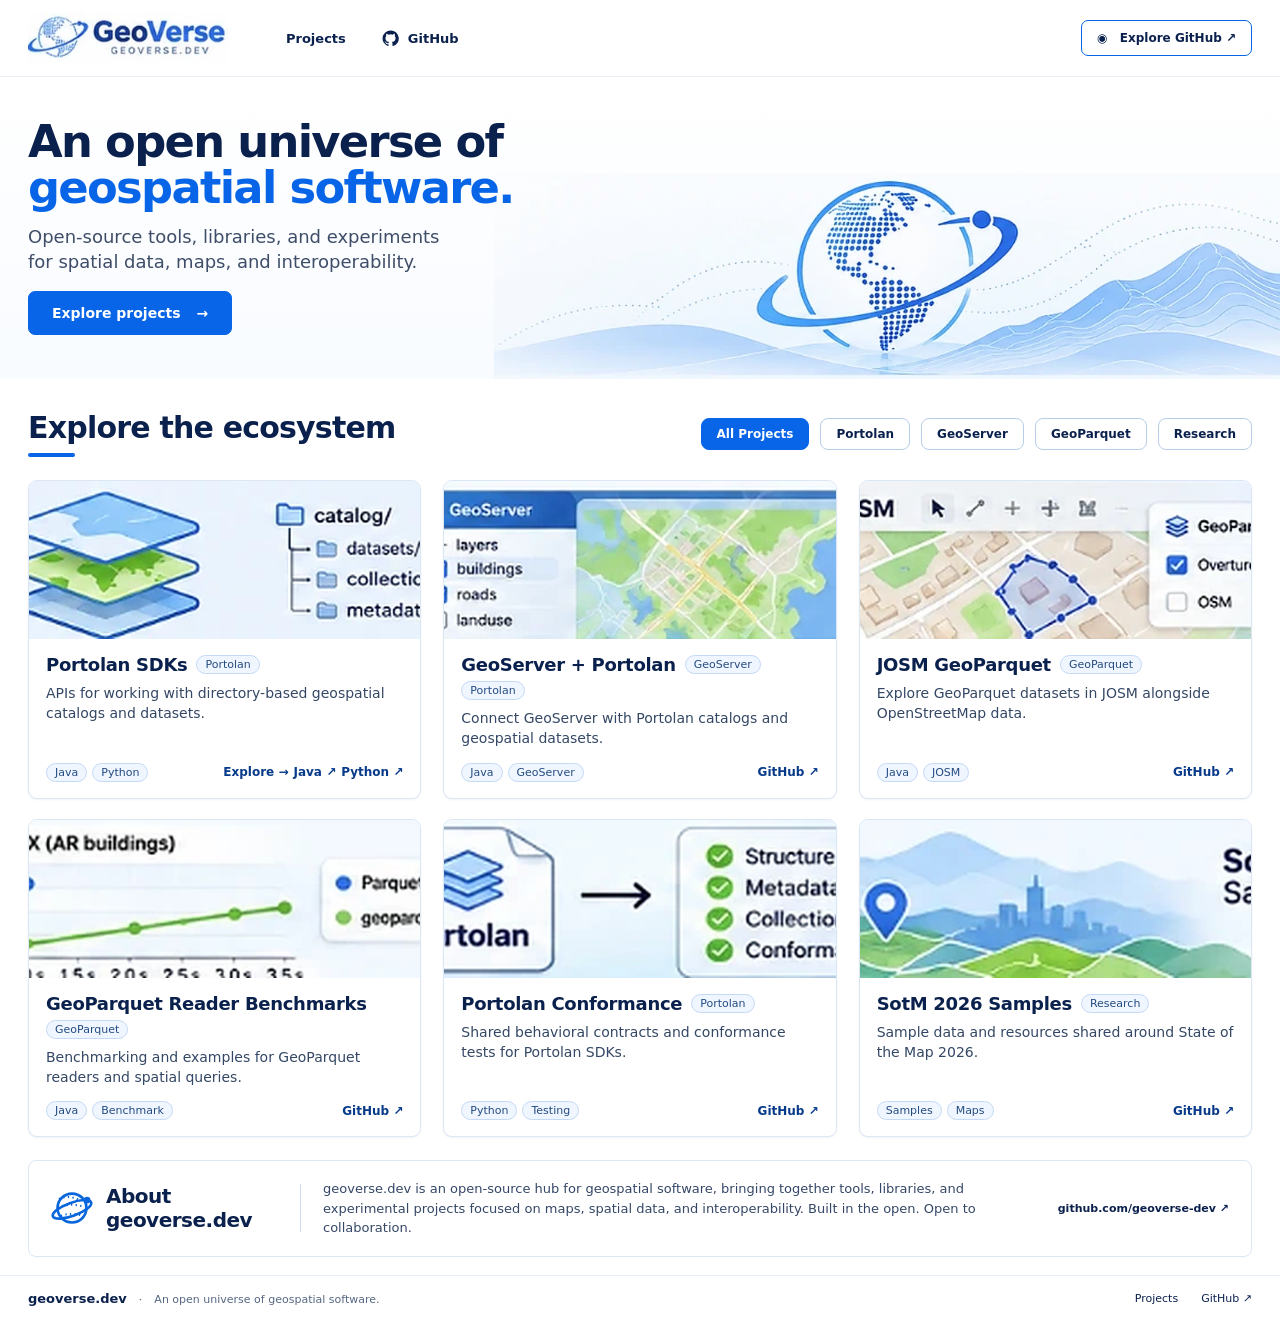
<file: index.html>
<!doctype html>
<html lang="en">
<head>
  <meta charset="utf-8">
  <meta name="viewport" content="width=device-width, initial-scale=1">
  <meta name="theme-color" content="#ffffff">
  <meta name="description" content="geoverse.dev is an open-source hub for geospatial tools, libraries, and experiments.">
  <title>geoverse.dev — An open universe of geospatial software</title>
  <link rel="icon" href="assets/favicon.svg" type="image/svg+xml">
  <link rel="stylesheet" href="styles.css">
  <script src="script.js" defer></script>
</head>
<body>
<header class="site-header">
  <div class="wrap header-inner">
    <a class="brand" href="#top" aria-label="geoverse.dev home"><img src="assets/logo.webp" alt="geoverse.dev"></a>
    <nav class="main-nav" aria-label="Main navigation"><a href="#projects">Projects</a><a href="https://github.com/geoverse-dev" target="_blank" rel="noopener noreferrer"><svg class="github-icon" viewBox="0 0 24 24" aria-hidden="true"><path d="M12 .8a11.2 11.2 0 0 0-3.54 21.83c.56.1.77-.24.77-.54v-2.1c-3.13.68-3.8-1.33-3.8-1.33-.51-1.3-1.25-1.64-1.25-1.64-1.02-.7.08-.69.08-.69 1.13.08 1.73 1.16 1.73 1.16 1.01 1.73 2.65 1.23 3.3.94.1-.73.4-1.23.72-1.51-2.5-.29-5.13-1.25-5.13-5.55 0-1.22.44-2.22 1.16-3-.12-.29-.5-1.42.11-2.96 0 0 .95-.3 3.08 1.14a10.7 10.7 0 0 1 5.6 0c2.13-1.44 3.08-1.14 3.08-1.14.61 1.54.23 2.67.11 2.96.72.78 1.16 1.78 1.16 3.01 0 4.31-2.64 5.25-5.15 5.53.41.36.77 1.06.77 2.14v3.17c0 .3.2.65.78.54A11.2 11.2 0 0 0 12 .8Z"/></svg>GitHub</a></nav>
    <a class="header-cta" href="https://github.com/geoverse-dev" target="_blank" rel="noopener noreferrer">◉ &nbsp; Explore GitHub ↗</a>
  </div>
</header>
<main id="top">
<section class="hero">
  <div class="wrap hero-inner">
    <div class="hero-copy"><h1>An open universe of<br><span>geospatial software.</span></h1><p>Open-source tools, libraries, and experiments for spatial data, maps, and interoperability.</p><div class="hero-actions"><a class="btn btn-primary" href="#projects">Explore projects <span aria-hidden="true">→</span></a></div></div>
    <img class="hero-art" src="assets/hero-art.webp" alt="geoverse.dev globe above stylized geospatial terrain">
  </div>
</section>
<section class="projects wrap" id="projects">
  <div class="section-heading"><div><h2>Explore the ecosystem</h2><div class="underline"></div></div><div class="filters" role="group" aria-label="Filter projects"><button class="filter active" data-filter="all" aria-pressed="true">All Projects</button><button class="filter" data-filter="portolan" aria-pressed="false">Portolan</button><button class="filter" data-filter="geoserver" aria-pressed="false">GeoServer</button><button class="filter" data-filter="geoparquet" aria-pressed="false">GeoParquet</button><button class="filter" data-filter="research" aria-pressed="false">Research</button></div></div>
  <div class="cards" id="project-cards">
    <article class="project-card" data-categories="portolan"><a class="card-image" href="portolan-sdks.html"><img src="assets/portolan.webp" alt="Illustration of Portolan layered catalogs and directories"></a><div class="card-content"><div class="card-heading"><h3><a class="card-title-link" href="portolan-sdks.html">Portolan SDKs</a></h3><span class="category">Portolan</span></div><p>APIs for working with directory-based geospatial catalogs and datasets.</p><div class="card-bottom"><div class="tags"><span>Java</span><span>Python</span></div><div class="card-links"><a href="portolan-sdks.html" aria-label="Explore Portolan SDKs">Explore →</a><a href="https://github.com/geoverse-dev/portolan-java" target="_blank" rel="noopener noreferrer" aria-label="Portolan Java on GitHub" title="Java SDK">Java ↗</a><a href="https://github.com/geoverse-dev/portolan-python" target="_blank" rel="noopener noreferrer" aria-label="Portolan Python on GitHub" title="Python SDK">Python ↗</a></div></div></div></article>
    <article class="project-card" data-categories="portolan geoserver"><a class="card-image" href="https://github.com/geoverse-dev/geoserver-portolan" target="_blank" rel="noopener noreferrer"><img src="assets/geoserver.webp" alt="Illustration of GeoServer layers and a map"></a><div class="card-content"><div class="card-heading"><h3>GeoServer + Portolan</h3><span class="category">GeoServer</span><span class="category">Portolan</span></div><p>Connect GeoServer with Portolan catalogs and geospatial datasets.</p><div class="card-bottom"><div class="tags"><span>Java</span><span>GeoServer</span></div><a class="arrow-link" href="https://github.com/geoverse-dev/geoserver-portolan" target="_blank" rel="noopener noreferrer" aria-label="GeoServer Portolan on GitHub">GitHub ↗</a></div></div></article>
    <article class="project-card" data-categories="geoparquet"><a class="card-image" href="https://github.com/geoverse-dev/josm-geoparquet" target="_blank" rel="noopener noreferrer"><img src="assets/josm.webp" alt="JOSM GeoParquet map editing illustration"></a><div class="card-content"><div class="card-heading"><h3>JOSM GeoParquet</h3><span class="category">GeoParquet</span></div><p>Explore GeoParquet datasets in JOSM alongside OpenStreetMap data.</p><div class="card-bottom"><div class="tags"><span>Java</span><span>JOSM</span></div><a class="arrow-link" href="https://github.com/geoverse-dev/josm-geoparquet" target="_blank" rel="noopener noreferrer" aria-label="JOSM GeoParquet on GitHub">GitHub ↗</a></div></div></article>
    <article class="project-card" data-categories="geoparquet research"><a class="card-image" href="https://github.com/geoverse-dev/geoparquet-reader-engine-benchmark" target="_blank" rel="noopener noreferrer"><img src="assets/benchmark.webp" alt="Chart comparing GeoParquet reader performance"></a><div class="card-content"><div class="card-heading"><h3>GeoParquet Reader Benchmarks</h3><span class="category">GeoParquet</span></div><p>Benchmarking and examples for GeoParquet readers and spatial queries.</p><div class="card-bottom"><div class="tags"><span>Java</span><span>Benchmark</span></div><a class="arrow-link" href="https://github.com/geoverse-dev/geoparquet-reader-engine-benchmark" target="_blank" rel="noopener noreferrer" aria-label="GeoParquet benchmarks on GitHub">GitHub ↗</a></div></div></article>
    <article class="project-card" data-categories="portolan"><a class="card-image" href="https://github.com/geoverse-dev/portolan-conformance" target="_blank" rel="noopener noreferrer"><img src="assets/conformance.webp" alt="Portolan conformance checks illustration"></a><div class="card-content"><div class="card-heading"><h3>Portolan Conformance</h3><span class="category">Portolan</span></div><p>Shared behavioral contracts and conformance tests for Portolan SDKs.</p><div class="card-bottom"><div class="tags"><span>Python</span><span>Testing</span></div><a class="arrow-link" href="https://github.com/geoverse-dev/portolan-conformance" target="_blank" rel="noopener noreferrer" aria-label="Portolan conformance on GitHub">GitHub ↗</a></div></div></article>
    <article class="project-card" data-categories="research"><a class="card-image" href="https://github.com/geoverse-dev/sotm2026-samples" target="_blank" rel="noopener noreferrer"><img src="assets/sotm.webp" alt="Illustration of terrain and a location pin for State of the Map samples"></a><div class="card-content"><div class="card-heading"><h3>SotM 2026 Samples</h3><span class="category">Research</span></div><p>Sample data and resources shared around State of the Map 2026.</p><div class="card-bottom"><div class="tags"><span>Samples</span><span>Maps</span></div><a class="arrow-link" href="https://github.com/geoverse-dev/sotm2026-samples" target="_blank" rel="noopener noreferrer" aria-label="SotM samples on GitHub">GitHub ↗</a></div></div></article>
  </div>
  <p class="empty-state" id="empty-state" hidden>No projects found in this category.</p>
</section>
<section class="about wrap" id="about"><div class="about-title"><img src="assets/favicon.svg" alt="" aria-hidden="true"><h2>About geoverse.dev</h2></div><p>geoverse.dev is an open-source hub for geospatial software, bringing together tools, libraries, and experimental projects focused on maps, spatial data, and interoperability. Built in the open. Open to collaboration.</p><a href="https://github.com/geoverse-dev" target="_blank" rel="noopener noreferrer">github.com/geoverse-dev ↗</a></section>
</main>
<footer><div class="wrap footer-inner"><div><strong>geoverse.dev</strong><span>·</span>An open universe of geospatial software.</div><nav aria-label="Footer"><a href="#projects">Projects</a><a href="https://github.com/geoverse-dev" target="_blank" rel="noopener noreferrer">GitHub ↗</a></nav></div></footer>
</body>
</html>
</file>
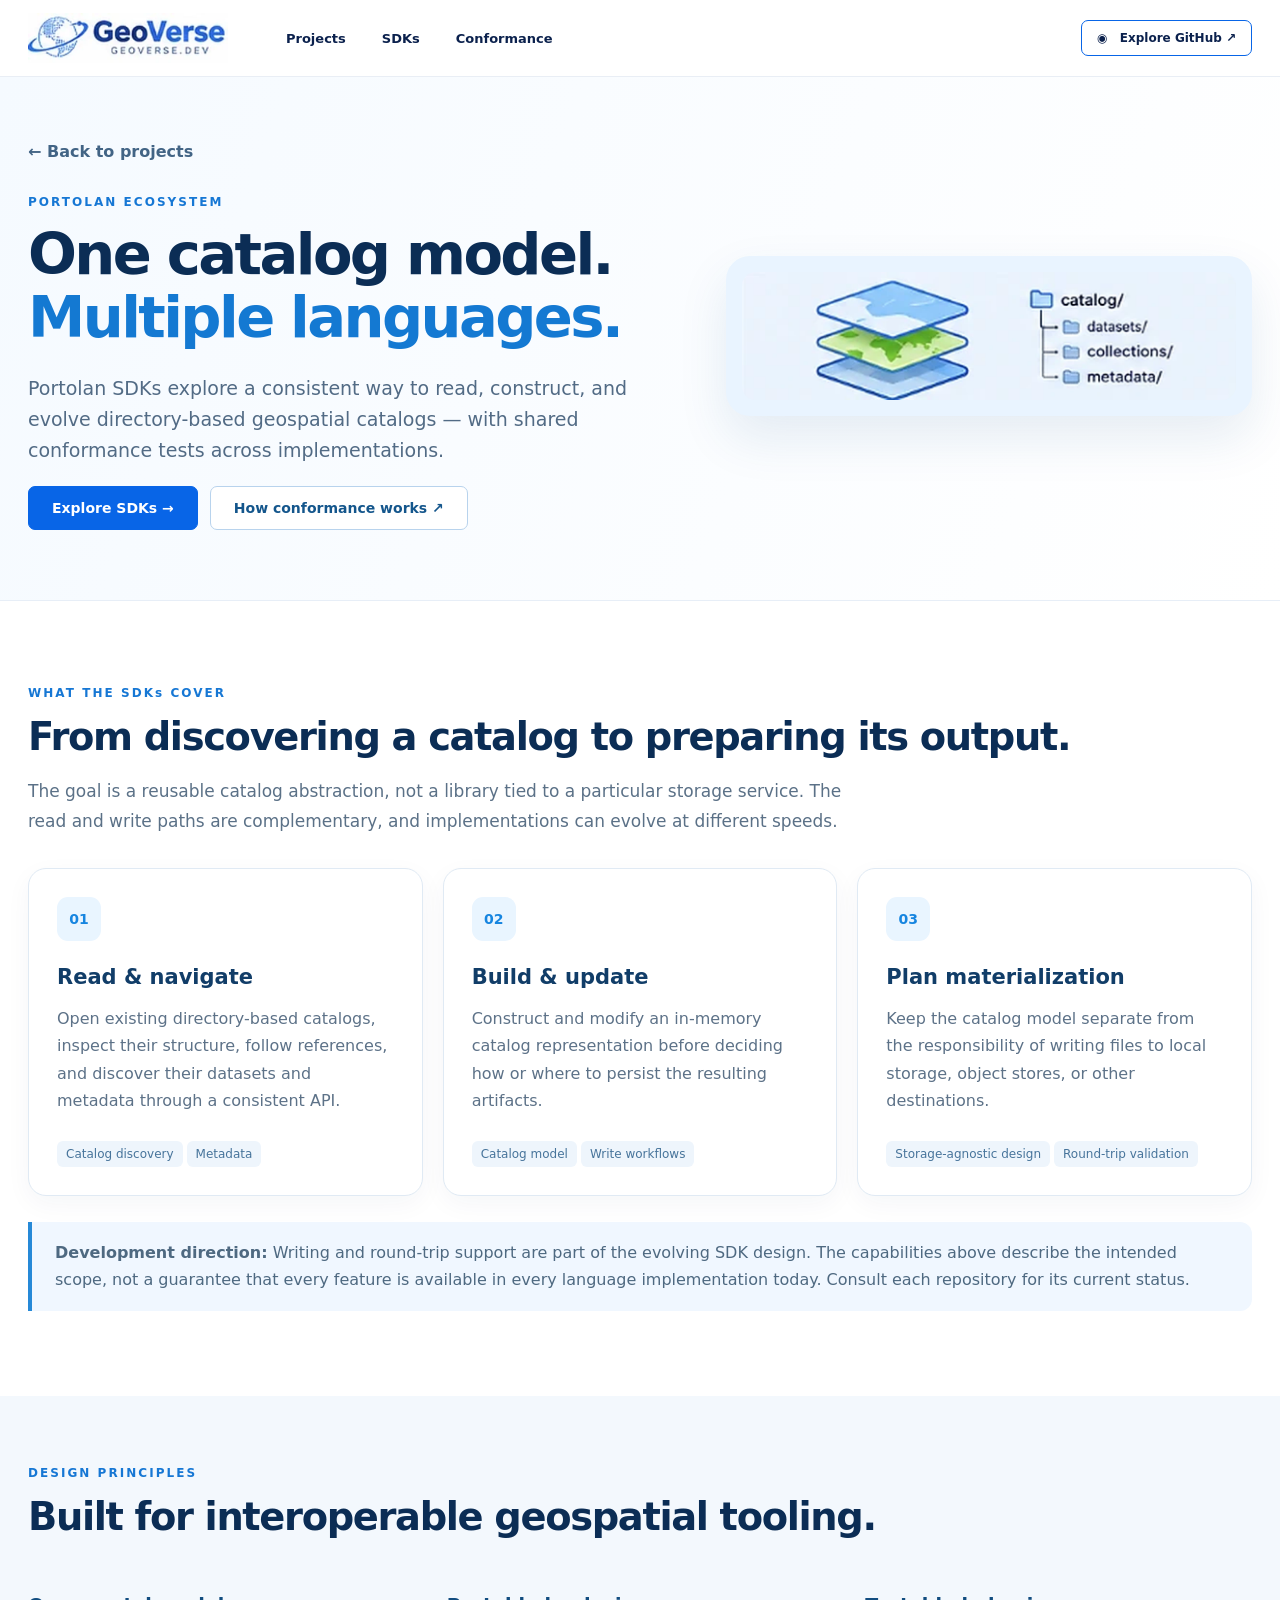
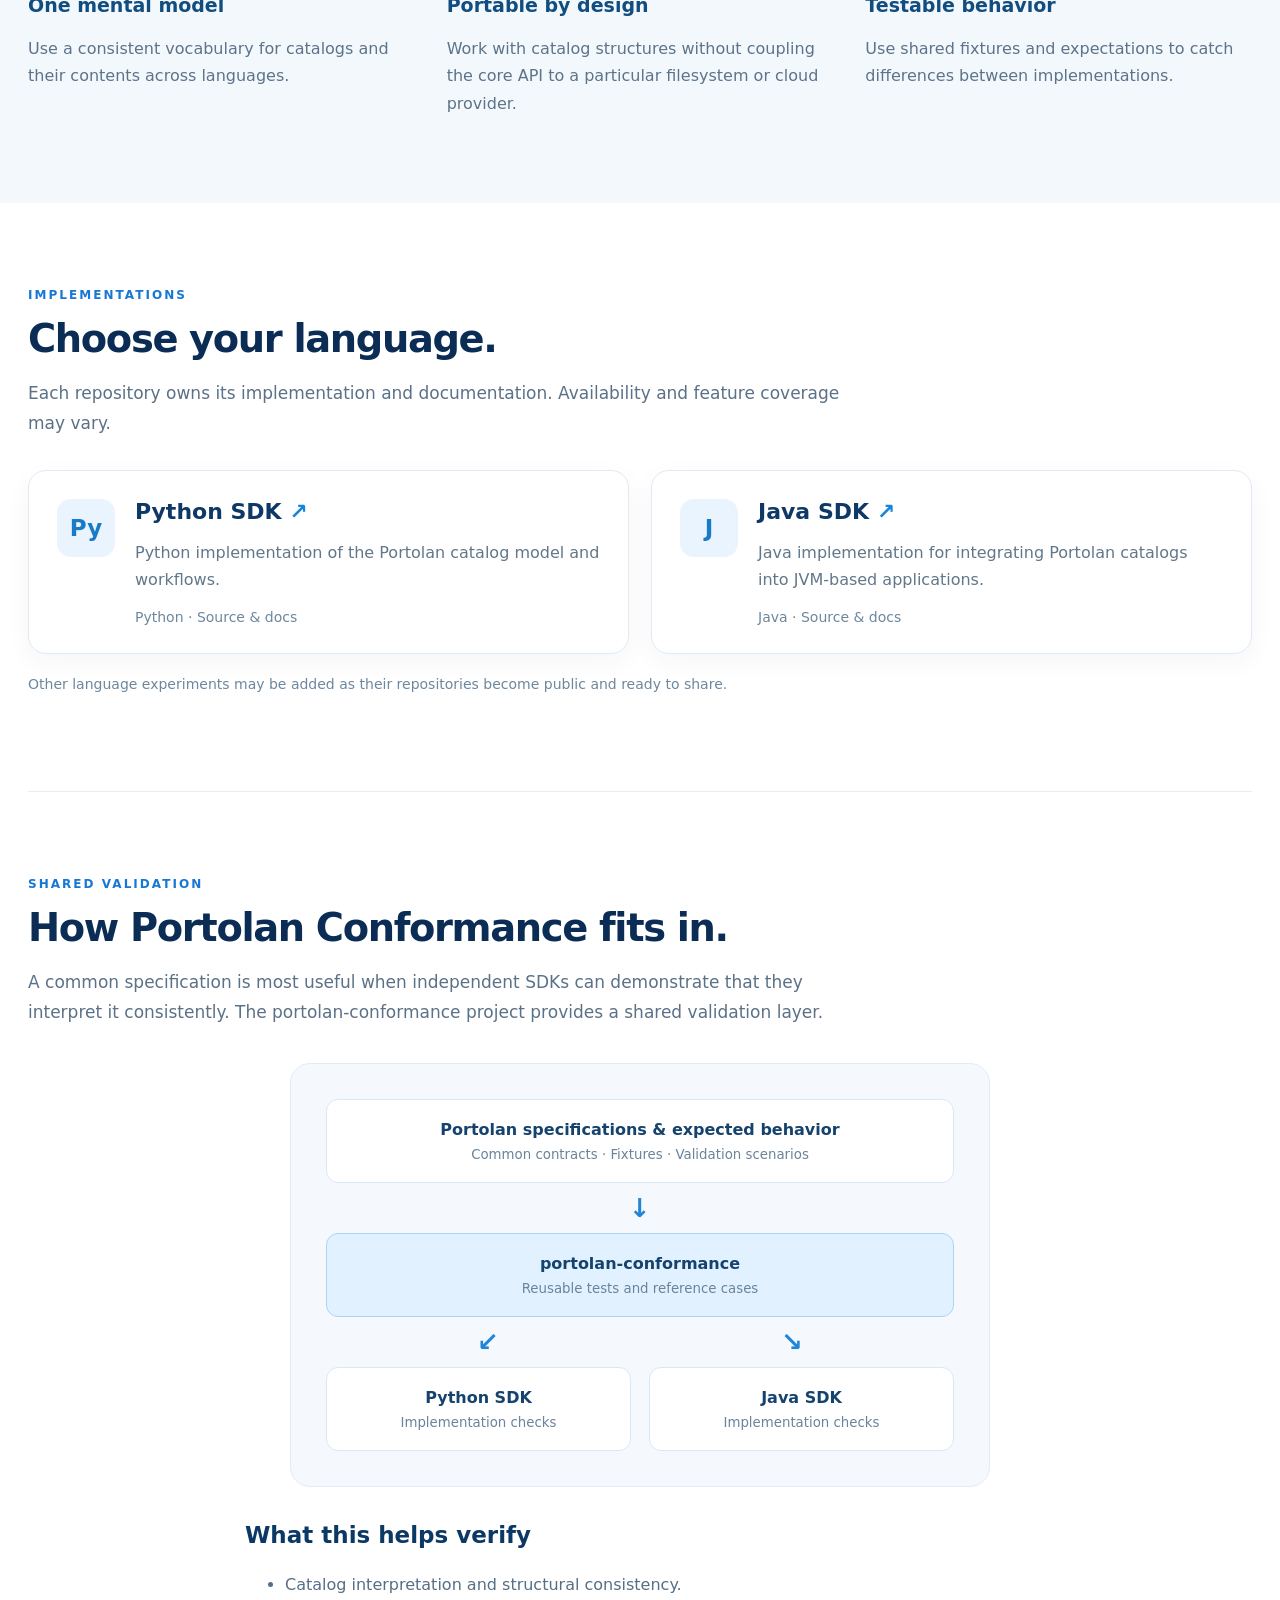
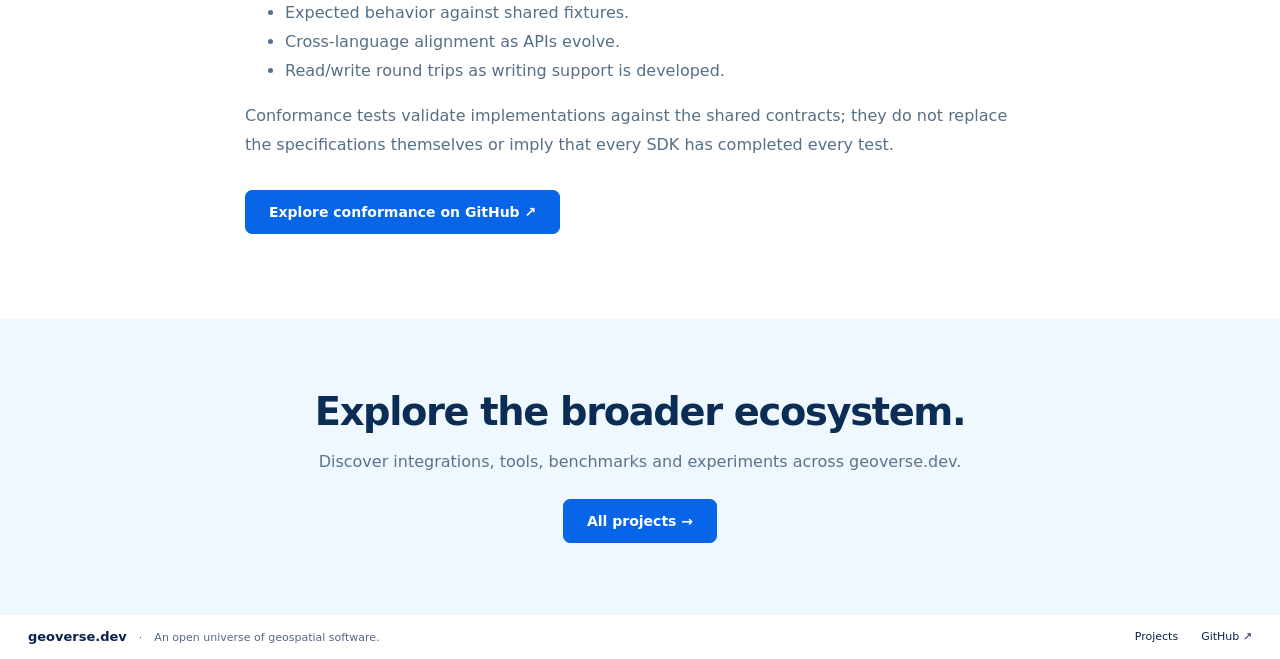
<file: portolan-sdks.html>
<!doctype html>
<html lang="en">
<head>
<meta charset="utf-8"><meta name="viewport" content="width=device-width, initial-scale=1">
<meta name="theme-color" content="#ffffff">
<meta name="description" content="Explore the Portolan SDK ecosystem: catalog reading, writing and materialization workflows, language implementations, and shared conformance tests.">
<title>Portolan SDKs | geoverse.dev</title>
<link rel="icon" href="assets/favicon.svg" type="image/svg+xml">
<link rel="stylesheet" href="styles.css">
<link rel="stylesheet" href="portolan-sdks.css">
</head>
<body>
<header class="site-header"><div class="wrap header-inner">
<a class="brand" href="index.html" aria-label="geoverse.dev home"><img src="assets/logo.webp" alt="geoverse.dev"></a>
<nav class="main-nav" aria-label="Main navigation"><a href="index.html#projects">Projects</a><a href="#implementations">SDKs</a><a href="#conformance">Conformance</a></nav>
<a class="header-cta" href="https://github.com/geoverse-dev" target="_blank" rel="noopener noreferrer">◉ &nbsp; Explore GitHub ↗</a>
</div></header>
<main>
<section class="sdk-hero"><div class="wrap sdk-hero-grid">
<div><a class="breadcrumb" href="index.html#projects">← Back to projects</a>
<div class="eyebrow">PORTOLAN ECOSYSTEM</div>
<h1>One catalog model.<br><span>Multiple languages.</span></h1>
<p class="lead">Portolan SDKs explore a consistent way to read, construct, and evolve directory-based geospatial catalogs — with shared conformance tests across implementations.</p>
<div class="hero-actions"><a class="btn btn-primary" href="#implementations">Explore SDKs →</a><a class="btn btn-outline" href="#conformance">How conformance works ↗</a></div>
</div>
<div class="sdk-hero-image"><img src="assets/portolan.webp" alt="Illustration of layered catalogs and geospatial datasets"></div>
</div></section>
<section class="wrap sdk-section" id="scope"><div class="section-kicker">WHAT THE SDKs COVER</div><h2>From discovering a catalog to preparing its output.</h2>
<p class="section-intro">The goal is a reusable catalog abstraction, not a library tied to a particular storage service. The read and write paths are complementary, and implementations can evolve at different speeds.</p>
<div class="capability-grid">
<article class="capability"><div class="cap-icon">01</div><h3>Read &amp; navigate</h3><p>Open existing directory-based catalogs, inspect their structure, follow references, and discover their datasets and metadata through a consistent API.</p><span class="small-tag">Catalog discovery</span><span class="small-tag">Metadata</span></article>
<article class="capability"><div class="cap-icon">02</div><h3>Build &amp; update</h3><p>Construct and modify an in-memory catalog representation before deciding how or where to persist the resulting artifacts.</p><span class="small-tag">Catalog model</span><span class="small-tag">Write workflows</span></article>
<article class="capability"><div class="cap-icon">03</div><h3>Plan materialization</h3><p>Keep the catalog model separate from the responsibility of writing files to local storage, object stores, or other destinations.</p><span class="small-tag">Storage-agnostic design</span><span class="small-tag">Round-trip validation</span></article>
</div>
<div class="note"><strong>Development direction:</strong> Writing and round-trip support are part of the evolving SDK design. The capabilities above describe the intended scope, not a guarantee that every feature is available in every language implementation today. Consult each repository for its current status.</div>
</section>
<section class="sdk-band"><div class="wrap"><div class="section-kicker">DESIGN PRINCIPLES</div><h2>Built for interoperable geospatial tooling.</h2><div class="principles">
<div><h3>One mental model</h3><p>Use a consistent vocabulary for catalogs and their contents across languages.</p></div>
<div><h3>Portable by design</h3><p>Work with catalog structures without coupling the core API to a particular filesystem or cloud provider.</p></div>
<div><h3>Testable behavior</h3><p>Use shared fixtures and expectations to catch differences between implementations.</p></div>
</div></div></section>
<section class="wrap sdk-section" id="implementations"><div class="section-kicker">IMPLEMENTATIONS</div><h2>Choose your language.</h2><p class="section-intro">Each repository owns its implementation and documentation. Availability and feature coverage may vary.</p>
<div class="implementation-grid">
<a class="impl-card" href="https://github.com/geoverse-dev/portolan-python" target="_blank" rel="noopener noreferrer"><div class="impl-icon">Py</div><div><h3>Python SDK <span>↗</span></h3><p>Python implementation of the Portolan catalog model and workflows.</p><div class="impl-meta">Python · Source &amp; docs</div></div></a>
<a class="impl-card" href="https://github.com/geoverse-dev/portolan-java" target="_blank" rel="noopener noreferrer"><div class="impl-icon">J</div><div><h3>Java SDK <span>↗</span></h3><p>Java implementation for integrating Portolan catalogs into JVM-based applications.</p><div class="impl-meta">Java · Source &amp; docs</div></div></a>
</div>
<p class="sdk-footnote">Other language experiments may be added as their repositories become public and ready to share.</p>
</section>
<section class="wrap sdk-section conformance-section" id="conformance"><div class="section-kicker">SHARED VALIDATION</div><h2>How Portolan Conformance fits in.</h2><p class="section-intro">A common specification is most useful when independent SDKs can demonstrate that they interpret it consistently. The <a href="https://github.com/geoverse-dev/portolan-conformance" target="_blank" rel="noopener noreferrer">portolan-conformance</a> project provides a shared validation layer.</p>
<div class="conformance-diagram" aria-label="Conformance fixtures and expected behavior are used to validate the Python and Java SDK implementations">
<div class="diagram-top"><strong>Portolan specifications &amp; expected behavior</strong><small>Common contracts · Fixtures · Validation scenarios</small></div>
<div class="diagram-arrow">↓</div><div class="diagram-center"><strong>portolan-conformance</strong><small>Reusable tests and reference cases</small></div>
<div class="diagram-split"><span>↙</span><span>↘</span></div><div class="diagram-bottom"><div><strong>Python SDK</strong><small>Implementation checks</small></div><div><strong>Java SDK</strong><small>Implementation checks</small></div></div>
</div>
<div class="conformance-copy"><h3>What this helps verify</h3><ul><li>Catalog interpretation and structural consistency.</li><li>Expected behavior against shared fixtures.</li><li>Cross-language alignment as APIs evolve.</li><li>Read/write round trips as writing support is developed.</li></ul><p>Conformance tests validate implementations against the shared contracts; they do not replace the specifications themselves or imply that every SDK has completed every test.</p>
<a class="btn btn-primary" href="https://github.com/geoverse-dev/portolan-conformance" target="_blank" rel="noopener noreferrer">Explore conformance on GitHub ↗</a></div>
</section>
<section class="sdk-bottom"><div class="wrap"><h2>Explore the broader ecosystem.</h2><p>Discover integrations, tools, benchmarks and experiments across geoverse.dev.</p><a class="btn btn-primary" href="index.html#projects">All projects →</a></div></section>
</main>
<footer><div class="wrap footer-inner"><div><strong>geoverse.dev</strong><span>·</span>An open universe of geospatial software.</div><nav aria-label="Footer"><a href="index.html#projects">Projects</a><a href="https://github.com/geoverse-dev" target="_blank" rel="noopener noreferrer">GitHub ↗</a></nav></div></footer>
</body></html>
</file>
<file: styles.css>
:root{--navy:#0b214d;--blue:#0865e7;--muted:#4b5c79;--line:#dce7f5;--pale:#eef6ff}*{box-sizing:border-box}html{scroll-behavior:smooth}body{margin:0;color:var(--navy);font-family:Inter,ui-sans-serif,system-ui,-apple-system,BlinkMacSystemFont,"Segoe UI",sans-serif;background:#fff}a{color:inherit;text-decoration:none}button{font:inherit}.wrap{width:min(1280px,calc(100% - 56px));margin:auto}.site-header{border-bottom:1px solid #e9eef5;background:#fff}.header-inner{height:76px;display:flex;align-items:center;gap:58px}.brand img{display:block;width:200px;height:auto}.main-nav{display:flex;gap:36px;align-items:center;font-weight:600;font-size:13px}.main-nav a{display:flex;align-items:center;gap:9px}.main-nav a:hover,.footer-inner a:hover{color:var(--blue)}.github-icon{width:17px;height:17px;fill:currentColor}.header-cta{margin-left:auto;border:1.5px solid var(--blue);border-radius:7px;padding:10px 15px;color:var(--navy);font-weight:700;font-size:12px;white-space:nowrap}.header-cta:hover,.btn-outline:hover{background:var(--pale)}.hero{overflow:hidden;background:linear-gradient(180deg,#fff 0%,#f8fbff 100%)}.hero-inner{min-height:302px;position:relative;display:flex;align-items:center}.hero-copy{position:relative;z-index:2;max-width:575px;padding:22px 0 24px}.hero h1{font-size:clamp(36px,3.5vw,52px);letter-spacing:-1.7px;line-height:1.04;margin:0 0 12px;font-weight:800}.hero h1 span{color:var(--blue)}.hero p{font-size:18px;line-height:1.4;color:#3e4d68;max-width:420px;margin:0 0 17px}.hero-actions{display:flex;gap:12px}.btn{font-size:14px;font-weight:700;border-radius:7px;padding:13px 23px;border:1.5px solid var(--blue);display:inline-flex;align-items:center;gap:16px}.btn-primary{background:var(--blue);color:#fff}.btn-primary:hover{background:#004fc4}.btn-outline{background:#fff}.hero-art{position:absolute;right:-65px;bottom:0;width:69%;height:100%;object-fit:cover;object-position:center;mix-blend-mode:multiply}.projects{padding-top:31px}.section-heading{display:flex;align-items:center;justify-content:space-between;gap:15px;margin-bottom:23px}.section-heading h2{font-size:30px;letter-spacing:-.8px;margin:0 0 8px}.underline{width:47px;height:4px;background:var(--blue);border-radius:4px}.filters{display:flex;flex-wrap:wrap;gap:11px}.filter{border:1px solid #b8cde9;border-radius:8px;background:white;color:var(--navy);padding:8px 15px;cursor:pointer;font-size:12px;font-weight:600}.filter:hover{background:var(--pale)}.filter.active{background:var(--blue);color:white;border-color:var(--blue)}.cards{display:grid;grid-template-columns:repeat(3,minmax(0,1fr));gap:20px 22px}.project-card{border:1px solid var(--line);border-radius:9px;overflow:hidden;box-shadow:0 1px 2px #092f6810;display:flex;flex-direction:column;background:white;transition:transform .2s,box-shadow .2s}.project-card:hover{transform:translateY(-3px);box-shadow:0 10px 24px #123f771a}.project-card[hidden]{display:none}.card-image{display:block;height:158px;overflow:hidden;background:#eaf4ff}.card-image img{width:100%;height:100%;object-fit:cover;display:block}.card-content{padding:15px 17px 16px;display:flex;flex:1;flex-direction:column}.card-heading{display:flex;align-items:center;flex-wrap:wrap;gap:6px}.card-heading h3{font-size:18px;letter-spacing:-.3px;margin:0 3px 0 0}.category,.tags span{border:1px solid #c4d9f5;border-radius:12px;background:#f0f6ff;color:#234b81;padding:2px 8px;font-size:11px;white-space:nowrap}.card-content p{color:#344765;font-size:14px;line-height:1.45;margin:8px 0 14px;min-height:32px}.card-bottom{margin-top:auto;display:flex;align-items:center;justify-content:space-between;gap:8px}.tags,.card-links{display:flex;flex-wrap:wrap;gap:5px}.arrow-link,.card-links a{font-weight:700;font-size:12px;color:#073a89;white-space:nowrap}.arrow-link:hover,.card-links a:hover{color:var(--blue)}.about{margin-top:23px;margin-bottom:18px;border:1px solid var(--line);border-radius:8px;padding:18px 22px;display:grid;grid-template-columns:250px 1fr auto;gap:22px;align-items:center}.about-title{display:flex;gap:13px;align-items:center;border-right:1px solid #cbdcf2}.about-title img{width:42px;height:42px}.about-title h2{font-size:20px;letter-spacing:-.5px;margin:0}.about p{font-size:13px;line-height:1.5;margin:0;color:#354767}.about>a{font-size:11px;font-weight:700;white-space:nowrap}footer{border-top:1px solid #e6edf7}.footer-inner{display:flex;align-items:center;justify-content:space-between;gap:16px;padding:15px 0;font-size:11px;color:#556783}.footer-inner strong{color:var(--navy);font-size:13px}.footer-inner span{margin:0 12px}.footer-inner nav{display:flex;gap:23px;color:var(--navy)}.empty-state{padding:25px;text-align:center;color:var(--muted)}@media(max-width:900px){.header-inner{gap:30px}.hero-art{right:-150px;width:80%;opacity:.5}.cards{grid-template-columns:repeat(2,minmax(0,1fr))}.section-heading{align-items:flex-start;flex-direction:column}.about{grid-template-columns:1fr;gap:10px}.about-title{border-right:0}.about>a{white-space:normal}}@media(max-width:600px){.wrap{width:min(100% - 30px,1100px)}.header-inner{height:auto;min-height:66px;flex-wrap:wrap;gap:8px 20px;padding:10px 0}.brand img{width:145px}.header-cta{display:none}.main-nav{margin-left:auto;gap:14px;font-size:12px}.hero-inner{min-height:270px}.hero-copy{padding:26px 0}.hero-art{right:-180px;width:115%;opacity:.22}.hero h1{font-size:35px}.hero p{font-size:14px}.cards{grid-template-columns:1fr}.card-image{height:155px}.filters{gap:7px}.filter{padding:7px 10px}.footer-inner{flex-direction:column;align-items:flex-start}}

/* Larger default presentation, comparable to the earlier 125% browser zoom. */
.card-image img{image-rendering:auto} .brand img{image-rendering:auto}
@media(min-width:901px){.hero-art{width:66%;right:-50px;object-fit:contain;object-position:right bottom}}
@media(max-width:600px){.hero h1{font-size:35px}.card-image{height:175px}.brand img{width:155px}.hero-art{object-fit:cover}}
\n.card-title-link{color:inherit;text-decoration:none}.card-title-link:hover{color:#147bd4}\n
</file>
<file: portolan-sdks.css>
/* Portolan SDKs detail page — complements styles.css */
html{scroll-behavior:smooth}.card-title-link{color:inherit;text-decoration:none}.card-title-link:hover{color:#1677d4}
.sdk-hero{background:linear-gradient(110deg,#f5faff,#fff);border-bottom:1px solid #e7eef7;padding:65px 0 70px}.sdk-hero-grid{display:grid;grid-template-columns:1.1fr .9fr;gap:54px;align-items:center}.breadcrumb{display:inline-block;color:#426485;text-decoration:none;font-weight:650;margin-bottom:34px}.breadcrumb:hover{text-decoration:underline}.eyebrow,.section-kicker{font-size:12px;letter-spacing:.17em;font-weight:800;color:#1677d4;margin-bottom:14px}.sdk-hero h1{font-size:clamp(38px,4.5vw,64px);line-height:1.1;letter-spacing:-.045em;margin:0 0 23px;color:#0b2d55}.sdk-hero h1 span{color:#1479d2}.sdk-hero .lead{font-size:19px;line-height:1.65;color:#526b85;max-width:680px}.sdk-hero-image{background:#e9f4ff;border-radius:24px;padding:16px;box-shadow:0 22px 50px rgba(20,79,133,.1)}.sdk-hero-image img{width:100%;display:block;border-radius:14px}.btn-outline{background:#fff;border:1px solid #b8d3ed;color:#14568c}.sdk-section{padding-top:85px;padding-bottom:85px}.sdk-section h2,.sdk-band h2,.sdk-bottom h2{font-size:clamp(28px,3vw,42px);letter-spacing:-.035em;color:#0b2d55;line-height:1.2;margin:0 0 16px}.section-intro{color:#5b7187;line-height:1.75;font-size:17px;max-width:830px;margin-bottom:32px}.capability-grid{display:grid;grid-template-columns:repeat(3,1fr);gap:20px}.capability,.impl-card{border:1px solid #e0eaf4;border-radius:18px;background:#fff;padding:28px;box-shadow:0 8px 26px rgba(13,55,101,.045)}.cap-icon{font-size:14px;font-weight:800;color:#1685e0;background:#e9f5ff;border-radius:11px;width:44px;height:44px;display:grid;place-items:center}.capability h3{font-size:21px;color:#113d68;margin:24px 0 9px}.capability p{color:#5d7288;line-height:1.7;min-height:115px}.small-tag{display:inline-block;background:#eef5fc;color:#47749b;padding:6px 9px;border-radius:6px;font-size:12px;margin:5px 4px 0 0}.note{margin-top:26px;border-left:4px solid #2689d7;background:#f0f7ff;padding:18px 23px;border-radius:0 12px 12px 0;color:#4e6981;line-height:1.65}.sdk-band{background:#f3f8fd;padding:70px 0}.principles{display:grid;grid-template-columns:repeat(3,1fr);gap:32px;margin-top:35px}.principles h3{color:#124d80;font-size:19px}.principles p{color:#5d7389;line-height:1.7}.implementation-grid{display:grid;grid-template-columns:repeat(2,1fr);gap:22px}.impl-card{display:flex;gap:20px;text-decoration:none;transition:transform .2s,box-shadow .2s}.impl-card:hover{transform:translateY(-3px);box-shadow:0 18px 35px rgba(13,55,101,.11)}.impl-icon{flex:0 0 58px;height:58px;border-radius:14px;background:#eaf4ff;color:#197bc6;display:grid;place-items:center;font-size:23px;font-weight:800}.impl-card h3{color:#0e3966;font-size:22px;margin:0 0 8px}.impl-card h3 span{color:#1685dc}.impl-card p{color:#62778a;line-height:1.65}.impl-meta,.sdk-footnote{color:#6d879e;font-size:14px}.sdk-footnote{margin-top:22px}.conformance-section{border-top:1px solid #e5edf5}.conformance-diagram{background:#f5f9fe;border:1px solid #e1ecf6;border-radius:20px;padding:35px;max-width:700px;margin:35px auto;text-align:center}.diagram-top,.diagram-center,.diagram-bottom>div{padding:20px;border-radius:12px;background:white;border:1px solid #d9e8f6;color:#16436e}.diagram-center{background:#e2f1ff;border-color:#a9d4f5}.conformance-diagram small{display:block;color:#69849b;margin-top:8px}.diagram-arrow,.diagram-split{color:#2386d5;font-size:26px;font-weight:800;margin:10px}.diagram-split{display:flex;justify-content:space-around}.diagram-bottom{display:grid;grid-template-columns:1fr 1fr;gap:18px}.conformance-copy{max-width:790px;margin:0 auto}.conformance-copy h3{color:#0b3864;font-size:23px}.conformance-copy li,.conformance-copy p{color:#566f86;line-height:1.8}.conformance-copy .btn{margin-top:15px}.sdk-bottom{background:#eff7ff;text-align:center;padding:70px 0}.sdk-bottom p{color:#5b738b;margin-bottom:28px}@media(max-width:850px){.sdk-hero-grid{grid-template-columns:1fr;gap:30px}.sdk-hero-image{max-width:540px}.capability-grid,.principles{grid-template-columns:1fr}.capability p{min-height:0}.implementation-grid{grid-template-columns:1fr}.sdk-section{padding-top:60px;padding-bottom:60px}}@media(max-width:520px){.sdk-hero{padding:36px 0 45px}.sdk-hero .lead{font-size:16px}.sdk-section h2{font-size:29px}.capability,.impl-card{padding:20px}.conformance-diagram{padding:14px}.diagram-top,.diagram-center,.diagram-bottom>div{padding:13px 8px;font-size:13px}.conformance-diagram small{font-size:11px}}
</file>
